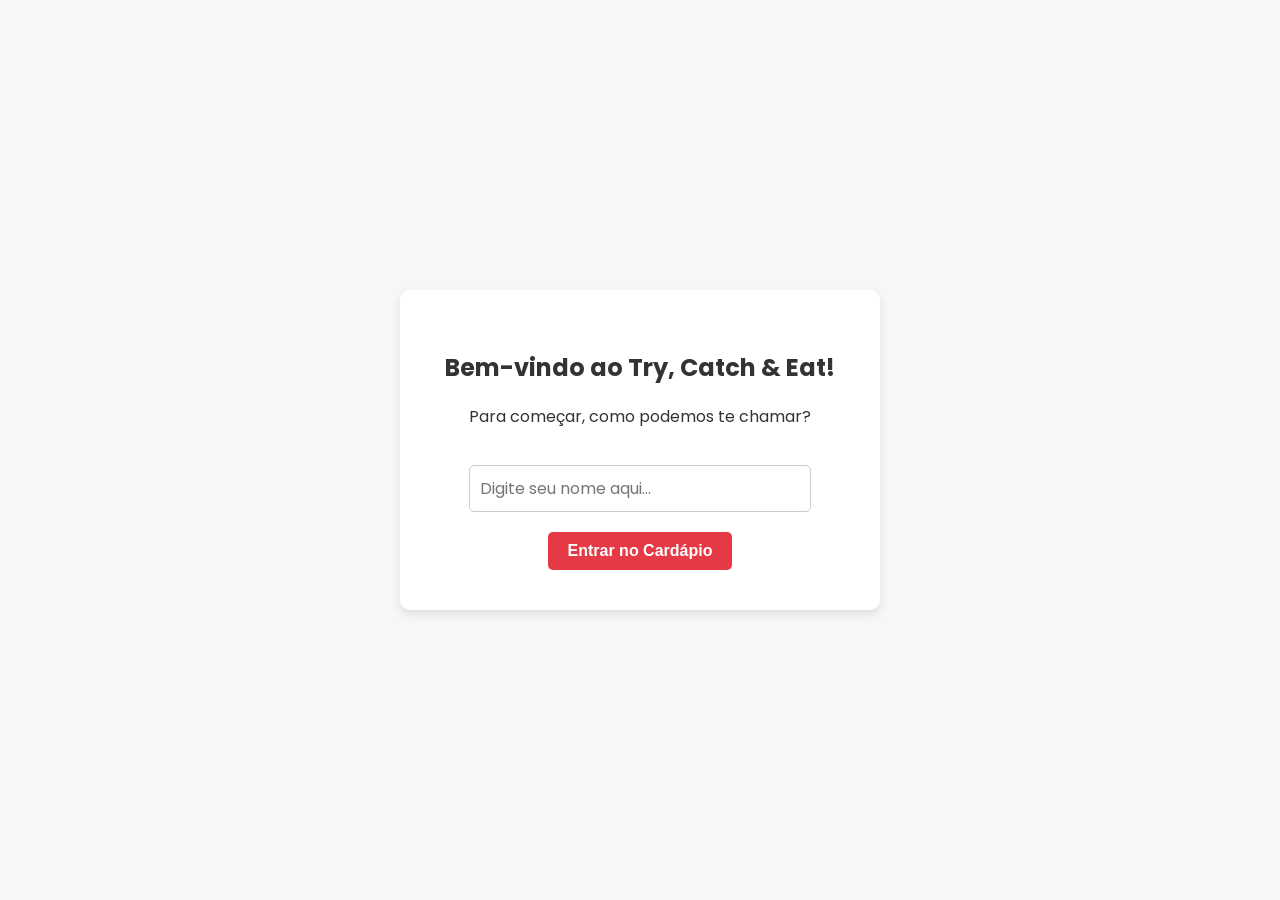
<file: src/main/webapp/index.html>
<!DOCTYPE html>
<html lang="pt-br">
<head>
    <meta charset="UTF-8">
    <title>Bem-vindo ao Try, Catch & Eat</title>
    <link rel="stylesheet" type="text/css" href="css/style.css">
</head>
<body class="tela-centralizada">
    <div class="login-box">
        <h2>Bem-vindo ao Try, Catch & Eat!</h2>
        <p>Para começar, como podemos te chamar?</p>
        
        <form action="RecepcionistaServlet" method="POST">
            <input type="text" name="nomeCliente" placeholder="Digite seu nome aqui..." required>
            <br>
            <button type="submit">Entrar no Cardápio</button>
        </form>
    </div>
</body>
</html>
</file>
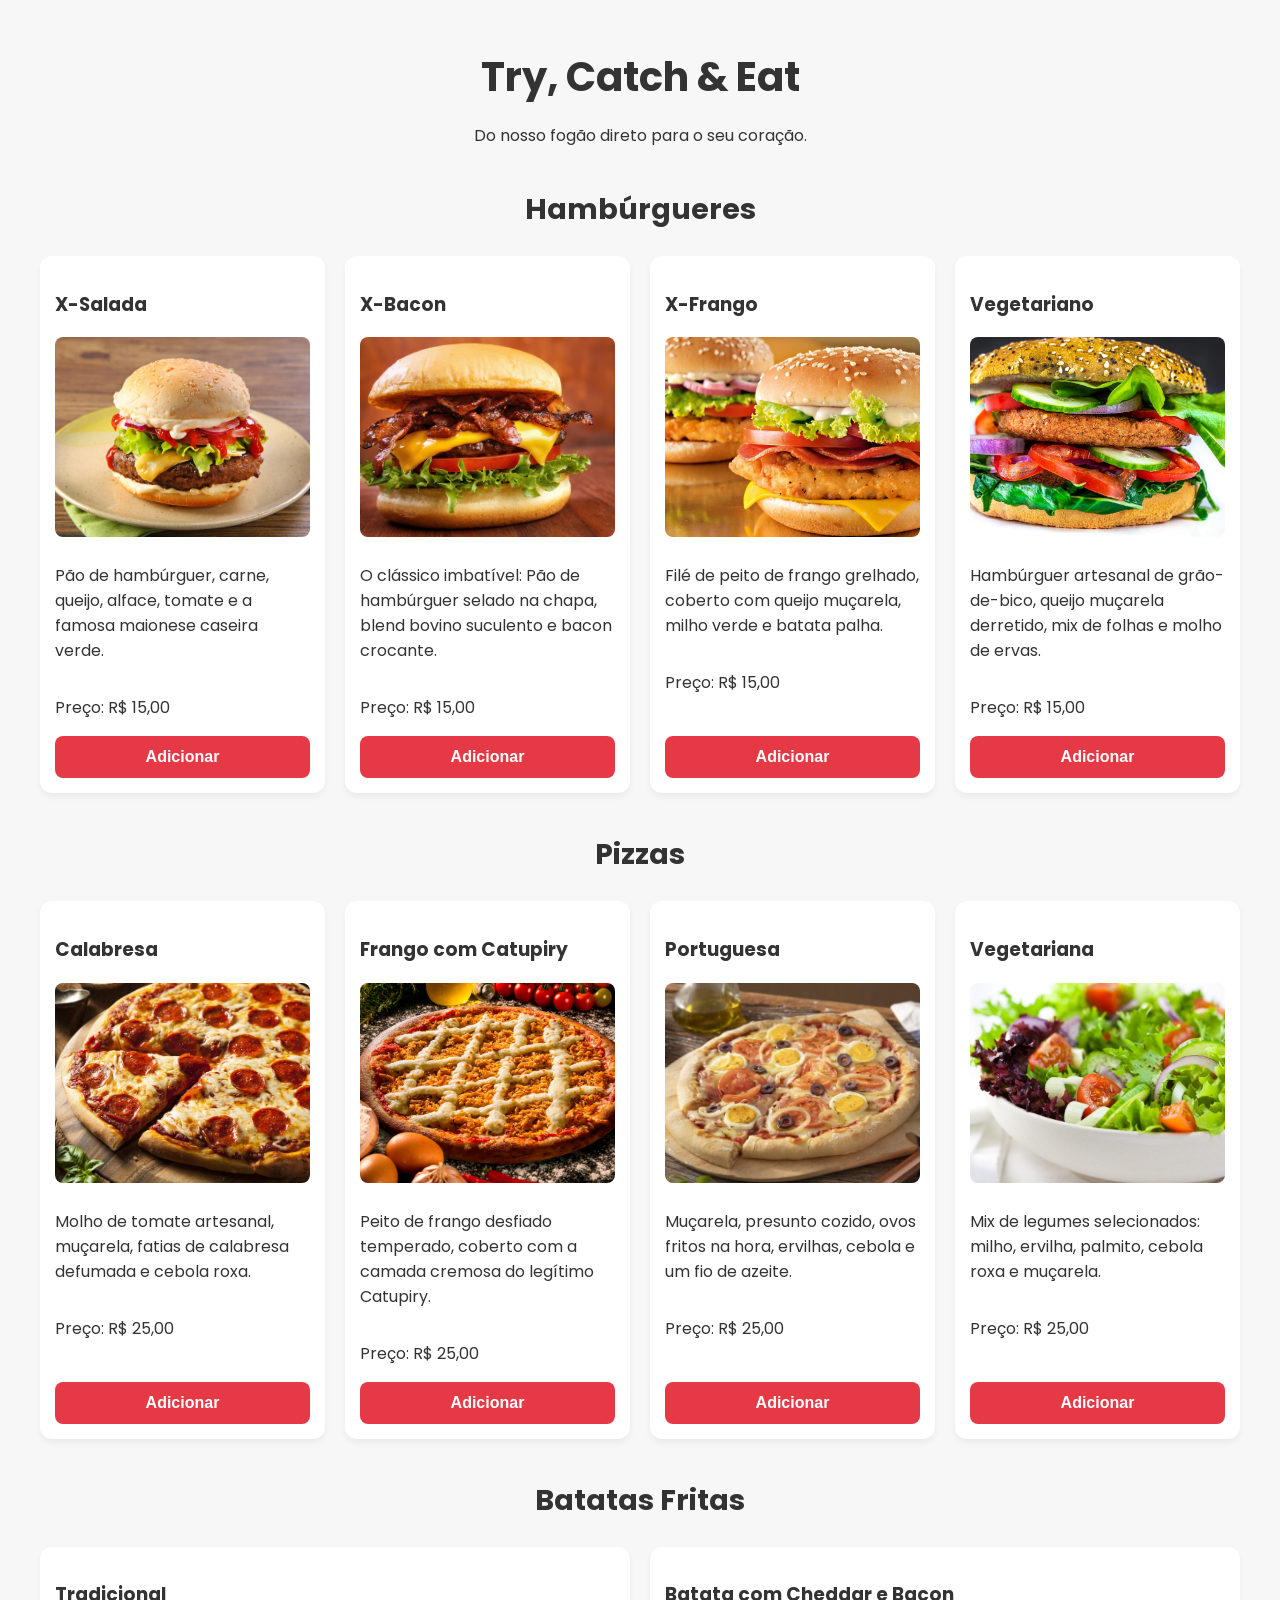
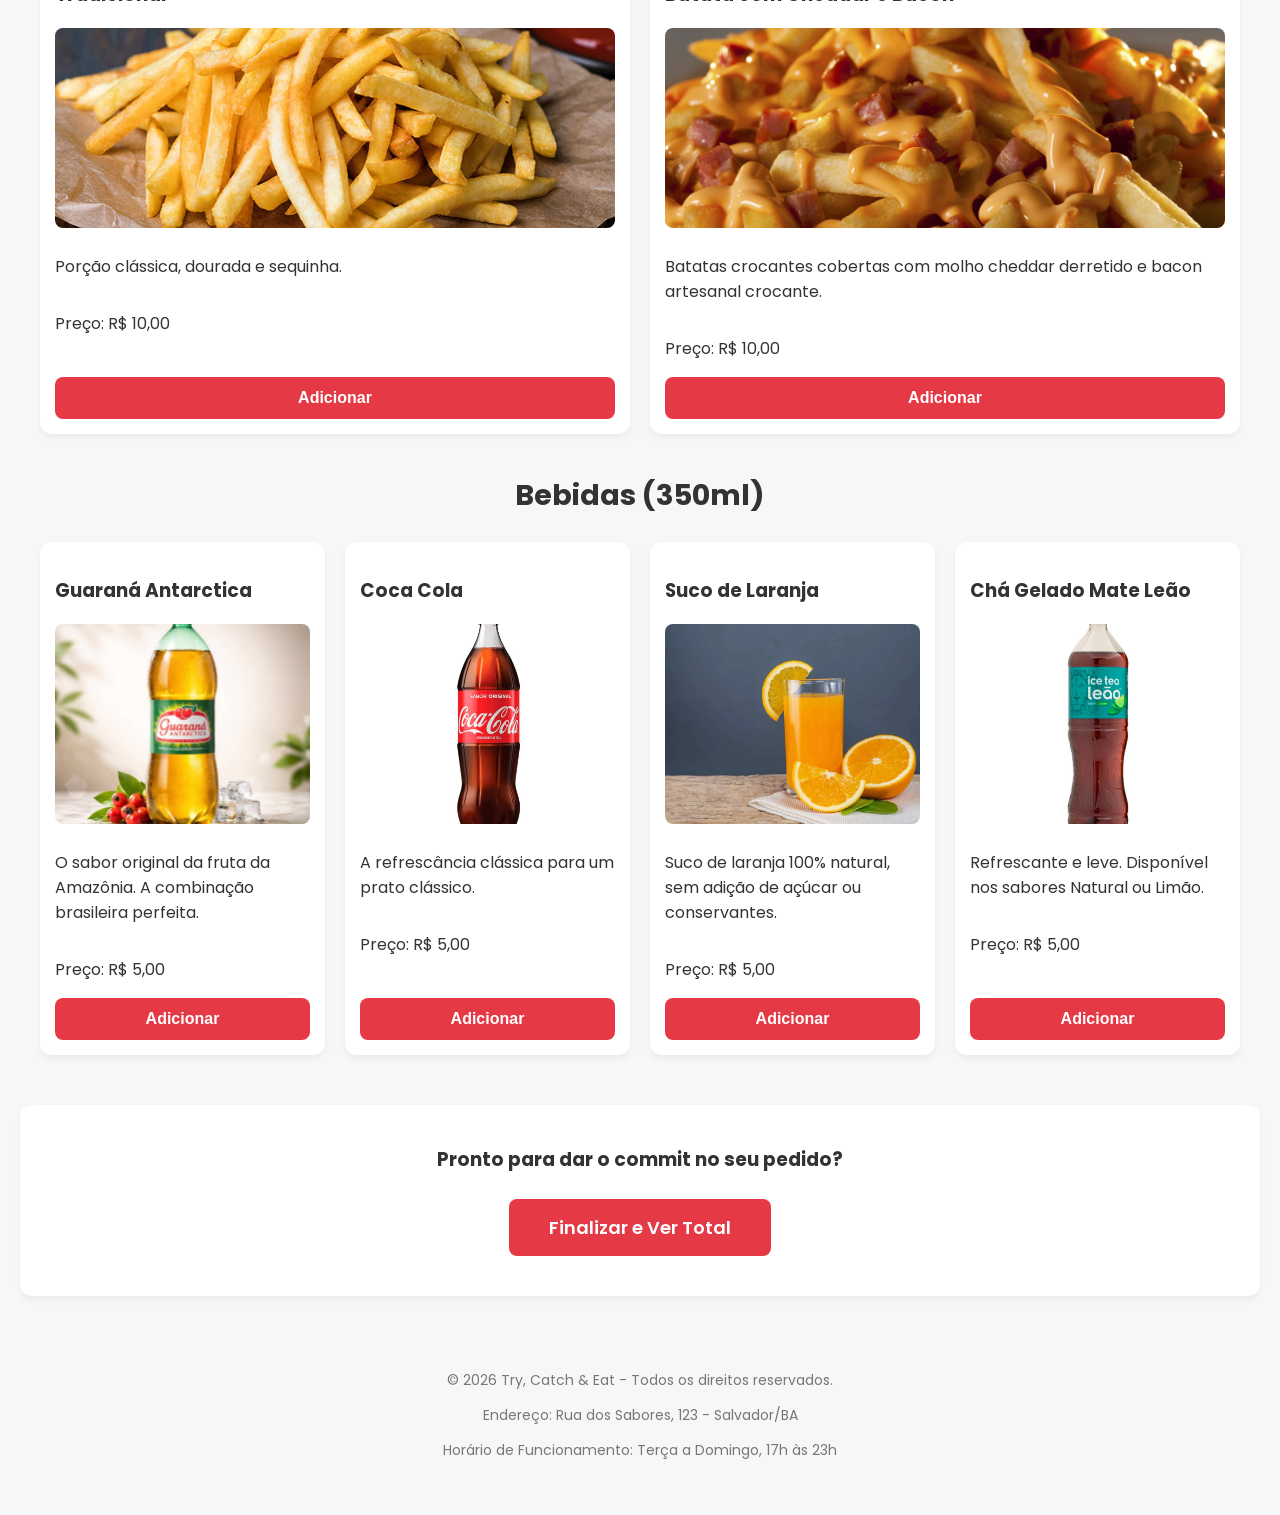
<file: src/main/webapp/cardapio.html>
<!DOCTYPE html>
<html lang="pt-br">

<head>
    <meta charset="UTF-8">
    <meta name="viewport" content="width=device-width, initial-scale=1.0">
    <title>Try, Catch & Eat ● Menu</title>
    <link rel="stylesheet" href="css/style.css">
</head>

<body>
    <header id="Header">
        <h1 class="logo">Try, Catch & Eat</h1>
        <p class="Slogan">Do nosso fogão direto para o seu coração.</p>
    </header>

    <main>
        <form action="PedidoServlet" method="POST">
            <div class="container">
                <section id="Burguer">
                    <h2>Hambúrgueres</h2>
                    <div class="container-cardapio">
                        <div class="catCard">
                            <h3 class="catTitulo">X-Salada</h3>
                            <img src="imgs/x-salada.jpg" class="catImagem" alt="X-Salada">
                            <p class="Descricao">Pão de hambúrguer, carne, queijo, alface, tomate e a famosa maionese caseira verde.</p>
                            <p class="preco">Preço: <span>R$ 15,00</span></p>
                            <button type="submit" name="opcao" value="1" class="Botao">Adicionar</button>
                        </div>

                        <div class="catCard">
                            <h3 class="catTitulo">X-Bacon</h3>
                            <img src="imgs/x-bacon.jpg" class="catImagem" alt="X-Bacon">
                            <p class="Descricao">O clássico imbatível: Pão de hambúrguer selado na chapa, blend bovino suculento e bacon crocante.</p>
                            <p class="preco">Preço: <span>R$ 15,00</span></p>
                            <button type="submit" name="opcao" value="2" class="Botao">Adicionar</button>
                        </div>

                        <div class="catCard">
                            <h3 class="catTitulo">X-Frango</h3>
                            <img src="imgs/x-frango.jpg" class="catImagem" alt="X-Frango">
                            <p class="Descricao">Filé de peito de frango grelhado, coberto com queijo muçarela, milho verde e batata palha.</p>
                            <p class="preco">Preço: <span>R$ 15,00</span></p>
                            <button type="submit" name="opcao" value="3" class="Botao">Adicionar</button>
                        </div>

                        <div class="catCard">
                            <h3 class="catTitulo">Vegetariano</h3>
                            <img src="imgs/vegetariano.jpg" class="catImagem" alt="Vegetariano">
                            <p class="Descricao">Hambúrguer artesanal de grão-de-bico, queijo muçarela derretido, mix de folhas e molho de ervas.</p>
                            <p class="preco">Preço: <span>R$ 15,00</span></p>
                            <button type="submit" name="opcao" value="4" class="Botao">Adicionar</button>
                        </div>
                    </div>
                </section>

                <section id="Pizza">
                    <h2>Pizzas</h2>
                    <div class="container-cardapio">
                        <div class="catCard">
                            <h3 class="catTitulo">Calabresa</h3>
                            <img src="imgs/pizza-calabresa.jpg" class="catImagem" alt="Calabresa">
                            <p class="Descricao">Molho de tomate artesanal, muçarela, fatias de calabresa defumada e cebola roxa.</p>
                            <p class="preco">Preço: <span>R$ 25,00</span></p>
                            <button type="submit" name="opcao" value="5" class="Botao">Adicionar</button>
                        </div>

                        <div class="catCard">
                            <h3 class="catTitulo">Frango com Catupiry</h3>
                            <img src="imgs/pizza-frango-catupiry.jpg" class="catImagem" alt="Frango com Catupiry">
                            <p class="Descricao">Peito de frango desfiado temperado, coberto com a camada cremosa do legítimo Catupiry.</p>
                            <p class="preco">Preço: <span>R$ 25,00</span></p>
                            <button type="submit" name="opcao" value="6" class="Botao">Adicionar</button>
                        </div>

                        <div class="catCard">
                            <h3 class="catTitulo">Portuguesa</h3>
                            <img src="imgs/pizza-portuguesa.jpg" class="catImagem" alt="Portuguesa">
                            <p class="Descricao">Muçarela, presunto cozido, ovos fritos na hora, ervilhas, cebola e um fio de azeite.</p>
                            <p class="preco">Preço: <span>R$ 25,00</span></p>
                            <button type="submit" name="opcao" value="7" class="Botao">Adicionar</button>
                        </div>

                        <div class="catCard">
                            <h3 class="catTitulo">Vegetariana</h3>
                            <img src="imgs/vegetariana.jpg" class="catImagem" alt="Vegetariana">
                            <p class="Descricao">Mix de legumes selecionados: milho, ervilha, palmito, cebola roxa e muçarela.</p>
                            <p class="preco">Preço: <span>R$ 25,00</span></p>
                            <button type="submit" name="opcao" value="8" class="Botao">Adicionar</button>
                        </div>
                    </div>
                </section>

                <section id="Fritas">
                    <h2>Batatas Fritas</h2>
                    <div class="container-cardapio">
                        <div class="catCard">
                            <h3 class="catTitulo">Tradicional</h3>
                            <img src="imgs/batatafrita-tradicional.jpg" class="catImagem" alt="Tradicional">
                            <p class="Descricao">Porção clássica, dourada e sequinha.</p>
                            <p class="preco">Preço: <span>R$ 10,00</span></p>
                            <button type="submit" name="opcao" value="9" class="Botao">Adicionar</button>
                        </div>

                        <div class="catCard">
                            <h3 class="catTitulo">Batata com Cheddar e Bacon</h3>
                            <img src="imgs/batata-cheddarbacon.jpg" class="catImagem" alt="Batata com Cheddar e Bacon">
                            <p class="Descricao">Batatas crocantes cobertas com molho cheddar derretido e bacon artesanal crocante.</p>
                            <p class="preco">Preço: <span>R$ 10,00</span></p>
                            <button type="submit" name="opcao" value="10" class="Botao">Adicionar</button>
                        </div>
                    </div>
                </section>

                <section id="Bebidas">
                    <h2>Bebidas (350ml)</h2>
                    <div class="container-cardapio">
                        <div class="catCard">
                            <h3 class="catTitulo">Guaraná Antarctica</h3>
                            <img src="imgs/guarana.jpg" class="catImagem" alt="Guaraná Antarctica">
                            <p class="Descricao">O sabor original da fruta da Amazônia. A combinação brasileira perfeita.</p>
                            <p class="preco">Preço: <span>R$ 5,00</span></p>
                            <button type="submit" name="opcao" value="11" class="Botao">Adicionar</button>
                        </div>

                        <div class="catCard">
                            <h3 class="catTitulo">Coca Cola</h3>
                            <img src="imgs/coca.jpg" class="catImagem" alt="Coca Cola">
                            <p class="Descricao">A refrescância clássica para um prato clássico.</p>
                            <p class="preco">Preço: <span>R$ 5,00</span></p>
                            <button type="submit" name="opcao" value="12" class="Botao">Adicionar</button>
                        </div>

                        <div class="catCard">
                            <h3 class="catTitulo">Suco de Laranja</h3>
                            <img src="imgs/suco-laranja.jpg" class="catImagem" alt="Suco de Laranja">
                            <p class="Descricao">Suco de laranja 100% natural, sem adição de açúcar ou conservantes.</p>
                            <p class="preco">Preço: <span>R$ 5,00</span></p>
                            <button type="submit" name="opcao" value="13" class="Botao">Adicionar</button>
                        </div>

                        <div class="catCard">
                            <h3 class="catTitulo">Chá Gelado Mate Leão</h3>
                            <img src="imgs/cha.jpg" class="catImagem" alt="Chá Gelado Mate Leão">
                            <p class="Descricao">Refrescante e leve. Disponível nos sabores Natural ou Limão.</p>
                            <p class="preco">Preço: <span>R$ 5,00</span></p>
                            <button type="submit" name="opcao" value="14" class="Botao">Adicionar</button>
                        </div>
                    </div>
                </section>

                <section id="fzrPedido">
                    <h3>Pronto para dar o commit no seu pedido?</h3>
                    <a href="resultado.html" class="Botao botao-finalizar">Finalizar e Ver Total</a>
                </section>

            </div>
        </form>
    </main>

    <footer>
        <div class="rodape">
            <p>&copy; 2026 Try, Catch & Eat - Todos os direitos reservados.</p>
            <p>Endereço: Rua dos Sabores, 123 - Salvador/BA</p>
            <p>Horário de Funcionamento: Terça a Domingo, 17h às 23h</p>
        </div>
    </footer>

    <script>
        document.addEventListener('DOMContentLoaded', () => {
            // Seleciona os botões de adicionar
            const botoesAdicionar = document.querySelectorAll('.catCard button[type="submit"]');

            botoesAdicionar.forEach(botao => {
                botao.addEventListener('click', (evento) => {
                    // Impede o recarregamento da página e o pulo para o topo
                    evento.preventDefault();

                    const valorOpcao = botao.value;
                    const dados = new URLSearchParams();
                    dados.append('opcao', valorOpcao);

                    // Feedback visual no botão
                    const textoOriginal = botao.innerText;
                    botao.innerText = 'Adicionado! ✓';
                    botao.style.backgroundColor = '#2a9d8f';
                    
                    setTimeout(() => {
                        botao.innerText = textoOriginal;
                        botao.style.backgroundColor = '';
                    }, 2000);

                    // Envia o dado para o Servlet via AJAX (Fetch)
                    fetch('PedidoServlet', {
                        method: 'POST',
                        headers: {
                            'Content-Type': 'application/x-www-form-urlencoded',
                        },
                        body: dados.toString()
                    })
                    .then(response => {
                        console.log("Item " + valorOpcao + " adicionado com sucesso.");
                    })
                    .catch(error => {
                        console.error('Erro ao adicionar item:', error);
                        botao.innerText = 'Erro!';
                        botao.style.backgroundColor = '#d62828';
                    });
                });
            });
        });
    </script>
</body>
</html>
</file>
<file: src/main/webapp/css/style.css>
/* Fonte do Google Fonts */
@import url('https://fonts.googleapis.com/css2?family=Poppins:wght@400;600;700&display=swap');

/* Configuracoes gerais */
body {
    font-family: 'Poppins', sans-serif;
    background-color: #f7f7f8;
    color: #333333;
    margin: 0;
    padding: 20px;
    box-sizing: border-box;
}

.tela-centralizada {
    display: flex;
    justify-content: center;
    align-items: center;
    min-height: 100vh;
}

/* Tela inicial */
#Header {
    text-align: center;
    margin-bottom: 40px;
}

#Header .logo {
    margin-bottom: 5px;
    font-size: 2.5em;
}

section h2 {
    text-align: center;
    margin-top: 40px;
    margin-bottom: 25px;
    font-size: 1.8em;
}

.login-box {
    background: white;
    padding: 40px;
    border-radius: 10px;
    box-shadow: 0 4px 10px rgba(0,0,0,0.1);
    text-align: center;
    width: 100%;
    max-width: 400px;
}

.login-box input {
    padding: 10px;
    width: 80%;
    margin: 20px 0;
    border: 1px solid #ccc;
    border-radius: 5px;
    font-size: 16px;
    font-family: 'Poppins', sans-serif;
}

.login-box button {
    padding: 10px 20px;
    background-color: #e63946; 
    color: white;
    border: none;
    border-radius: 5px;
    cursor: pointer;
    font-size: 16px;
    font-weight: bold;
    transition: background-color 0.3s;
}

.login-box button:hover {
    background-color: #d62828;
}

/* Produtos */
.container-cardapio {
    display: grid;
    grid-template-columns: repeat(auto-fit, minmax(280px, 1fr));
    gap: 20px;
    max-width: 1200px;
    margin: 0 auto;
}

.catCard {
    background-color: #ffffff;
    border-radius: 12px;
    padding: 15px;
    box-shadow: 0 4px 6px rgba(0, 0, 0, 0.05);
    transition: transform 0.2s ease, box-shadow 0.2s ease;
    display: flex;
    flex-direction: column;
}

.catCard:hover {
    transform: translateY(-5px);
    box-shadow: 0 8px 15px rgba(0, 0, 0, 0.15);
}

.catImagem {
    width: 100%;
    height: 200px; 
    object-fit: cover; 
    border-radius: 8px;
    margin-bottom: 10px;
}

.Botao {
    background-color: #e63946;
    color: white;
    border: none;
    padding: 12px 15px;
    border-radius: 8px;
    font-size: 16px;
    font-weight: 600;
    cursor: pointer;
    transition: background-color 0.3s;
    margin-top: auto;
    width: 100%;
    text-align: center;
}

.Botao:hover {
    background-color: #d62828;
}

/* Finalizar pedido */
#fzrPedido {
    text-align: center;
    margin-top: 50px;
    margin-bottom: 30px;
    padding: 40px 20px;
    background-color: #ffffff;
    border-radius: 12px;
    box-shadow: 0 4px 6px rgba(0, 0, 0, 0.05);
    max-width: 1200px;
    margin-left: auto;
    margin-right: auto;
}

#fzrPedido h3 {
    margin-top: 0;
    margin-bottom: 25px;
}

.botao-finalizar {
    display: inline-block; 
    width: auto; 
    padding: 15px 40px; 
    font-size: 18px;
    text-decoration: none;
}

/* Nota fiscal */
.cupom {
    background-color: white;
    border: 2px dashed #333;
    padding: 30px;
    width: 350px;
    box-shadow: 0 4px 8px rgba(0,0,0,0.1);
}

.cupom h2 {
    text-align: center;
    margin-top: 0;
    margin-bottom: 5px;
}

.cliente-nome {
    text-align: center;
    font-weight: bold;
    color: #555;
    margin-bottom: 15px;
    font-size: 1.1em;
}

.divisor {
    border-top: 1px dashed #ccc;
    margin-bottom: 15px;
}

.item {
    display: flex;
    justify-content: space-between;
    margin-bottom: 10px;
    border-bottom: 1px solid #eee;
    padding-bottom: 5px;
}

.total {
    font-weight: bold;
    font-size: 1.3em;
    margin-top: 20px;
    text-align: right;
}

.botao-voltar {
    display: block;
    text-align: center;
    margin-top: 30px;
    padding: 10px;
    background-color: #e63946; 
    color: white;
    text-decoration: none;
    border-radius: 5px;
    font-weight: bold;
    transition: background-color 0.3s;
}

.botao-voltar:hover {
    background-color: #d62828;
}

/* Rodape */
.rodape {
    text-align: center; 
    padding: 20px; 
    color: #777; 
    font-size: 14px;
    margin-top: 40px;
}
</file>
